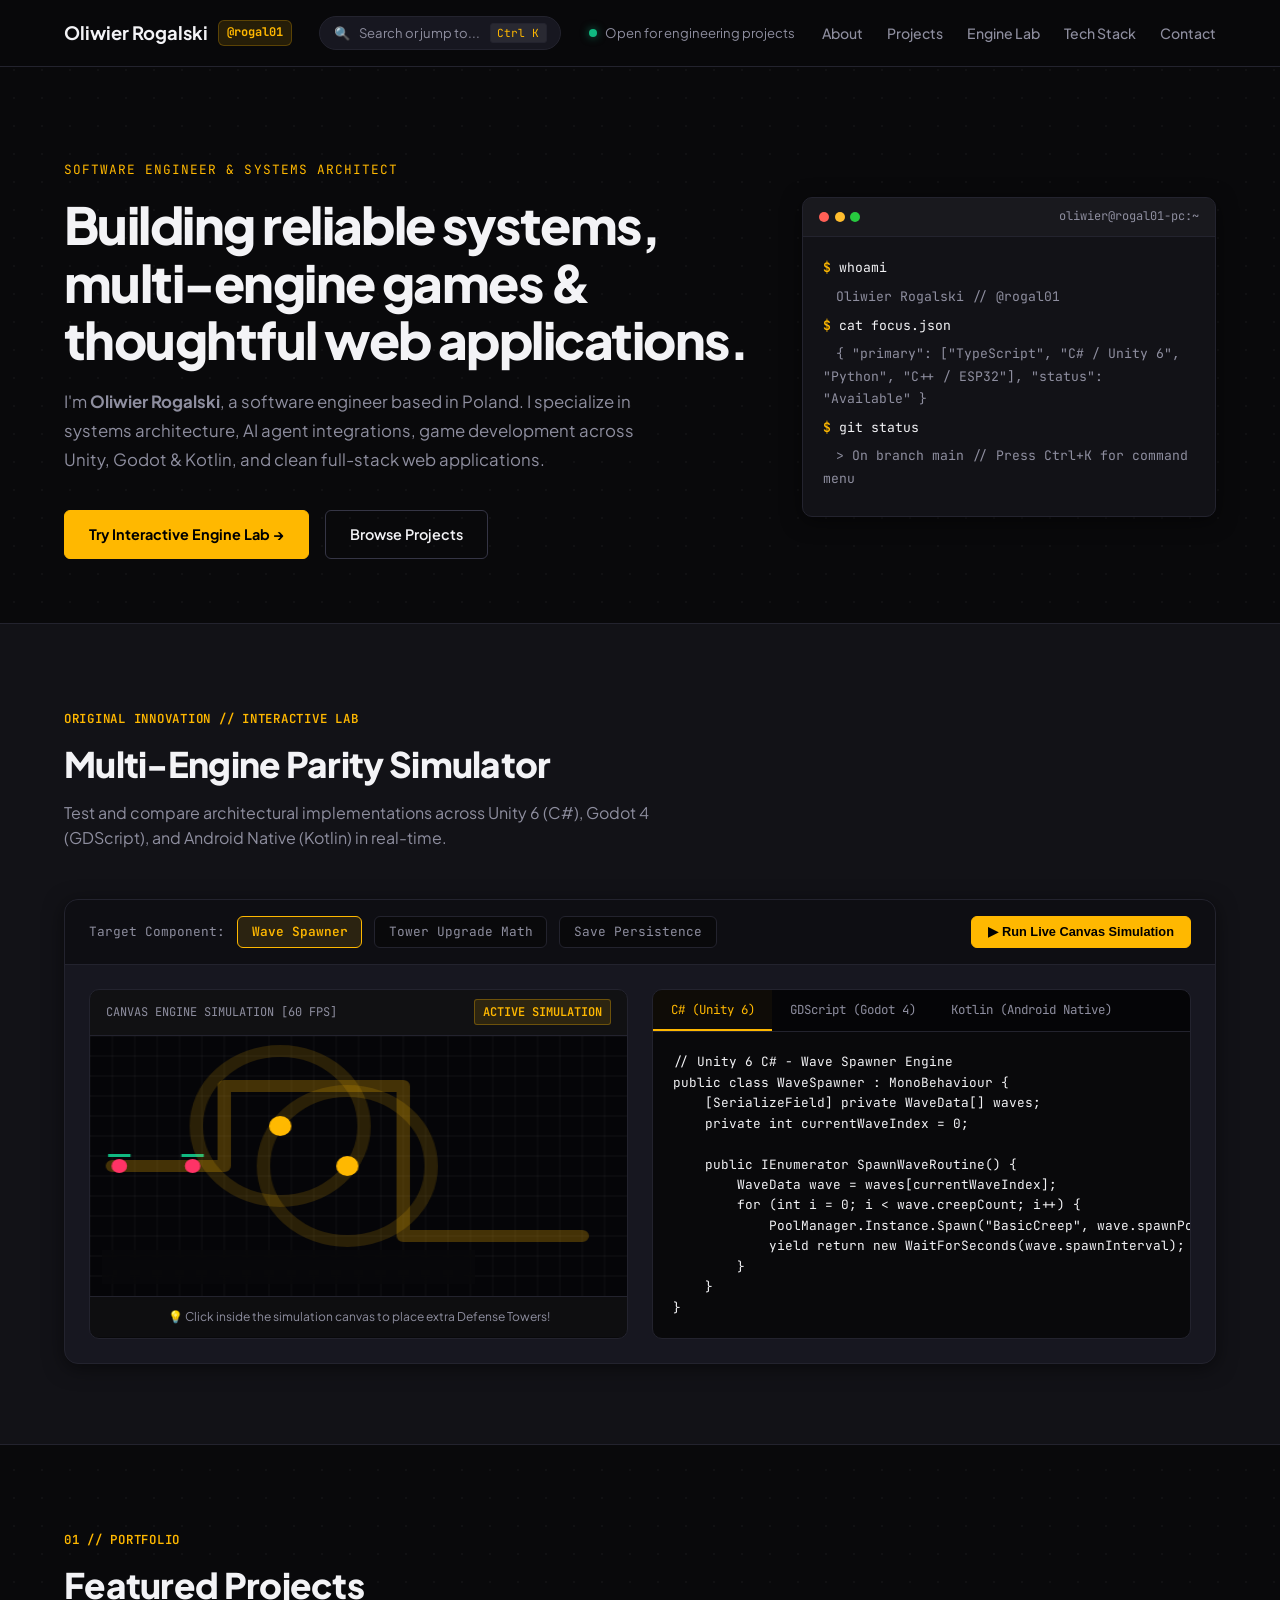
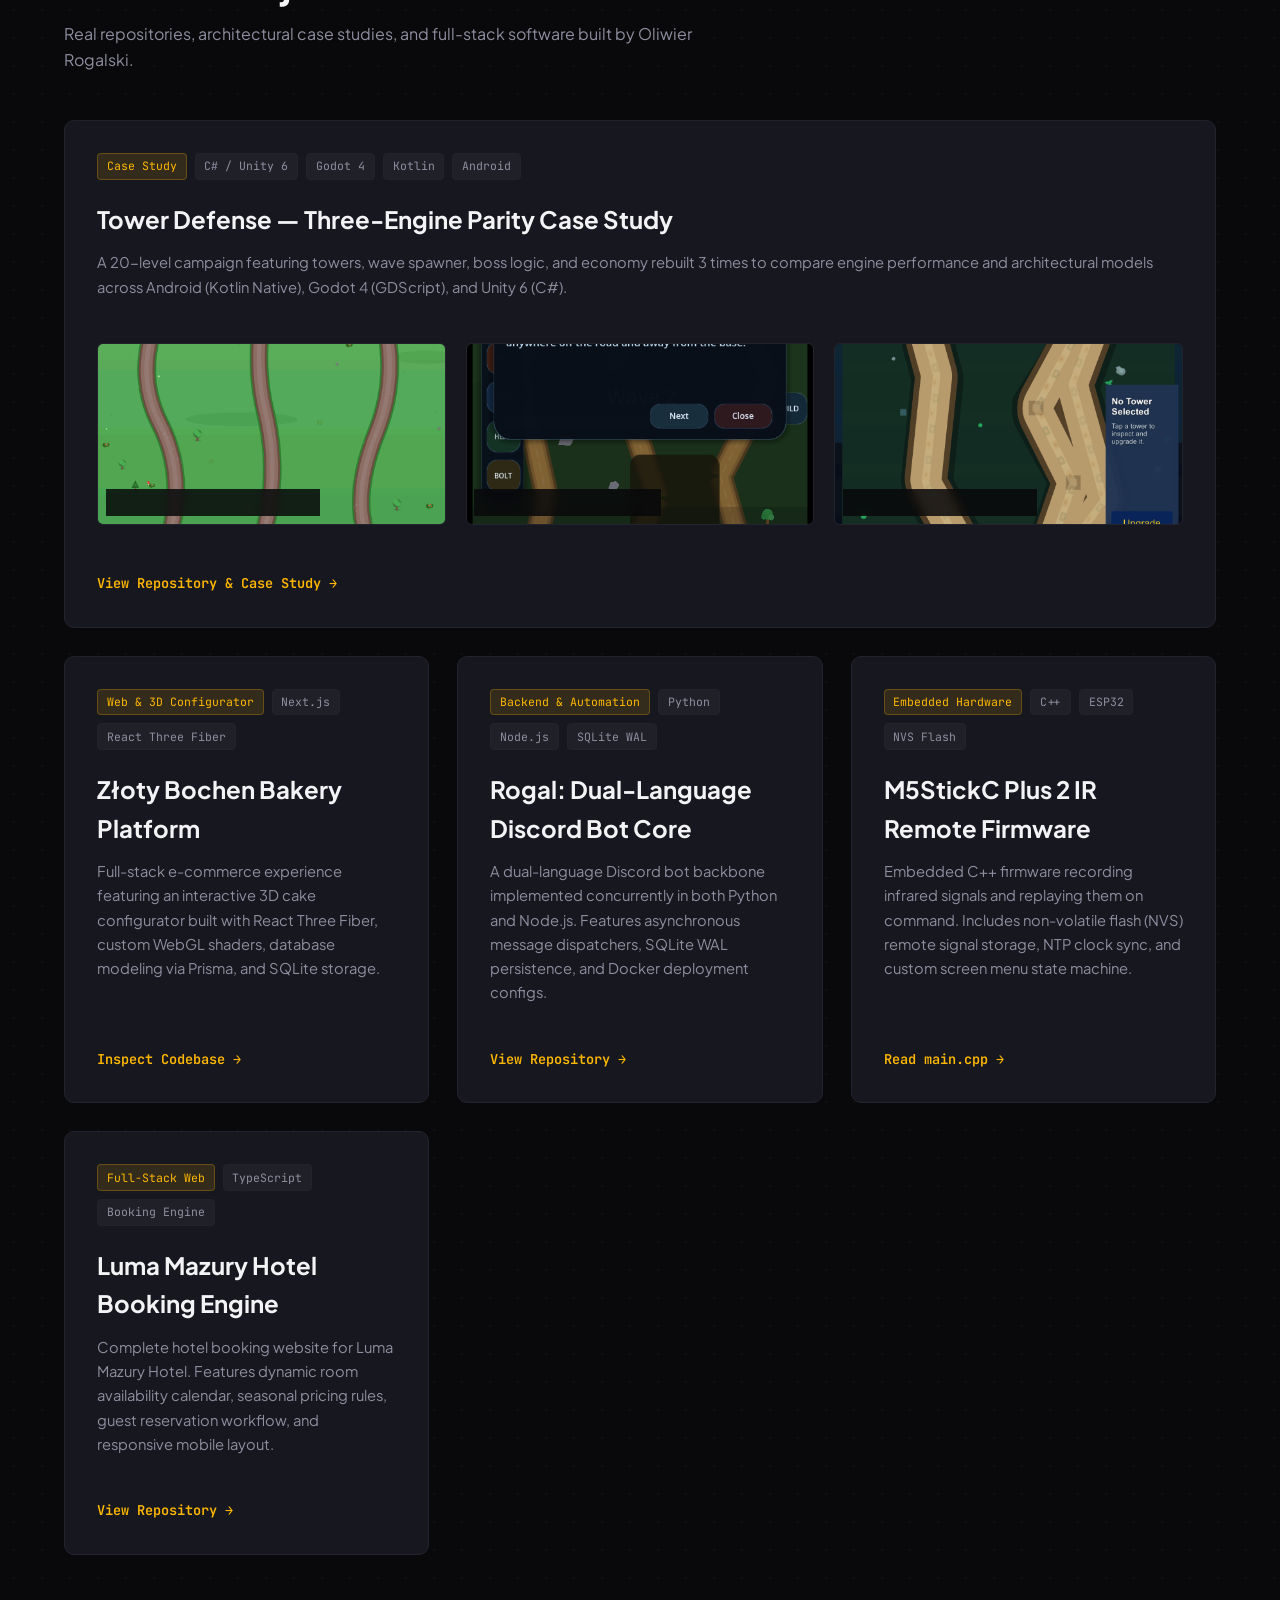
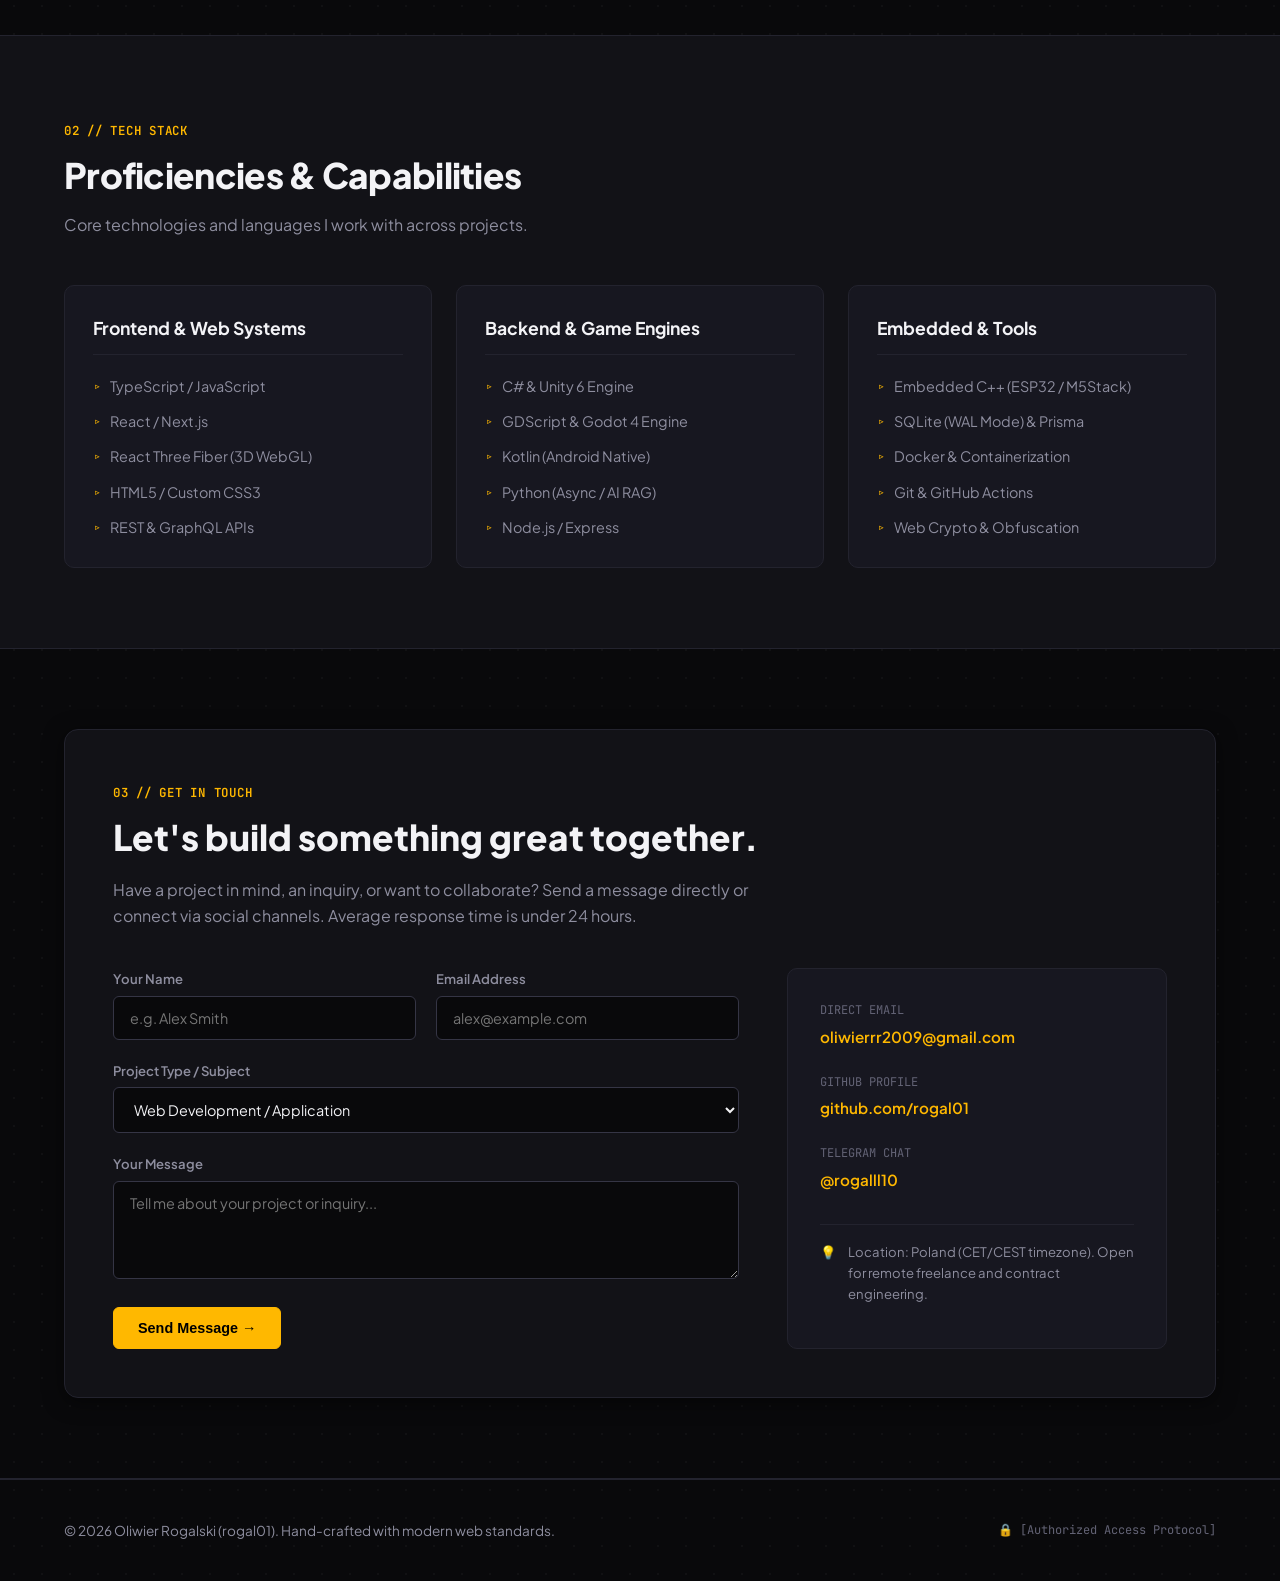
<file: index.html>
<!DOCTYPE html>
<html lang="en">
<head>
  <meta charset="UTF-8">
  <meta name="viewport" content="width=device-width, initial-scale=1.0">
  <title>Oliwier Rogalski — Personal Portfolio & Systems Engineer</title>
  <meta name="description" content="Personal developer portfolio of Oliwier Rogalski (rogal01) — Systems architecture, game development, AI engineering, and embedded systems.">
  <meta name="theme-color" content="#0a0a0d">

  <!-- Classy Typography -->
  <link rel="preconnect" href="https://fonts.googleapis.com">
  <link rel="preconnect" href="https://fonts.gstatic.com" crossorigin>
  <link href="https://fonts.googleapis.com/css2?family=Plus+Jakarta+Sans:wght@300;400;500;600;700;800&family=JetBrains+Mono:wght@400;500;600;700&display=swap" rel="stylesheet">

  <link rel="stylesheet" href="style.css">
</head>
<body>

  <!-- MAIN PUBLIC PORTFOLIO CONTAINER -->
  <div id="main-portfolio-view">

    <!-- Header Navigation -->
    <header class="navbar">
      <div class="container nav-inner">
        <a href="#" class="brand-logo">
          Oliwier Rogalski <span class="badge-dev">@rogal01</span>
        </a>

        <div class="nav-center-actions">
          <button class="cmd-palette-trigger" id="btn-open-cmd">
            <span class="cmd-icon">🔍</span>
            <span>Search or jump to...</span>
            <kbd class="kbd-shortcut">Ctrl K</kbd>
          </button>
        </div>

        <div class="nav-status">
          <span class="status-dot"></span>
          <span>Open for engineering projects</span>
        </div>

        <nav>
          <ul class="nav-links">
            <li><a href="#about">About</a></li>
            <li><a href="#projects">Projects</a></li>
            <li><a href="#engine-lab">Engine Lab</a></li>
            <li><a href="#skills">Tech Stack</a></li>
            <li><a href="#contact">Contact</a></li>
          </ul>
        </nav>
      </div>
    </header>

    <!-- Hero Section -->
    <section id="about" class="hero-section">
      <div class="container hero-grid">
        <div class="hero-text">
          <span class="hero-kicker">Software Engineer & Systems Architect</span>
          <h1 class="hero-headline">
            Building reliable systems, multi-engine games & thoughtful web applications.
          </h1>
          <p class="hero-bio">
            I'm <strong>Oliwier Rogalski</strong>, a software engineer based in Poland. I specialize in systems architecture, AI agent integrations, game development across Unity, Godot & Kotlin, and clean full-stack web applications.
          </p>
          <div class="hero-actions">
            <a href="#engine-lab" class="btn btn-primary">Try Interactive Engine Lab &rarr;</a>
            <a href="#projects" class="btn btn-outline">Browse Projects</a>
          </div>
        </div>

        <div class="hero-card">
          <div class="terminal-bar">
            <div class="terminal-buttons">
              <span class="btn-dot close"></span>
              <span class="btn-dot min"></span>
              <span class="btn-dot max"></span>
            </div>
            <span class="terminal-title">oliwier@rogal01-pc:~</span>
          </div>
          <div class="terminal-content">
            <div class="term-line"><span class="term-prompt">$</span> <span class="term-cmd">whoami</span></div>
            <div class="term-line"><span class="term-out">Oliwier Rogalski // @rogal01</span></div>
            <div class="term-line"><span class="term-prompt">$</span> <span class="term-cmd">cat focus.json</span></div>
            <div class="term-line"><span class="term-out">{ "primary": ["TypeScript", "C# / Unity 6", "Python", "C++ / ESP32"], "status": "Available" }</span></div>
            <div class="term-line"><span class="term-prompt">$</span> <span class="term-cmd">git status</span></div>
            <div class="term-line"><span class="term-out">> On branch main // Press Ctrl+K for command menu</span></div>
          </div>
        </div>
      </div>
    </section>

    <!-- ORIGINAL FEATURE: INTERACTIVE ENGINE PARITY SIMULATION LAB -->
    <section id="engine-lab" class="section bg-surface">
      <div class="container">
        <div class="section-title-wrap">
          <span class="section-badge">ORIGINAL INNOVATION // INTERACTIVE LAB</span>
          <h2 class="section-title">Multi-Engine Parity Simulator</h2>
          <p class="section-subtitle">Test and compare architectural implementations across Unity 6 (C#), Godot 4 (GDScript), and Android Native (Kotlin) in real-time.</p>
        </div>

        <div class="lab-card">
          <div class="lab-controls-bar">
            <div class="lab-system-selector">
              <span class="lab-label">Target Component:</span>
              <button class="lab-tab-btn active" data-system="spawner">Wave Spawner</button>
              <button class="lab-tab-btn" data-system="upgrade">Tower Upgrade Math</button>
              <button class="lab-tab-btn" data-system="save">Save Persistence</button>
            </div>
            <button class="btn btn-primary btn-sm" id="btn-run-simulation">
              ▶ Run Live Canvas Simulation
            </button>
          </div>

          <div class="lab-content-grid">

            <!-- Interactive Canvas Game Simulation Window -->
            <div class="lab-sim-window">
              <div class="sim-header">
                <span>CANVAS ENGINE SIMULATION [60 FPS]</span>
                <span class="sim-badge" id="sim-status-badge">READY</span>
              </div>
              <div class="sim-canvas-wrapper">
                <canvas id="sim-canvas" width="480" height="260"></canvas>
                <div class="sim-metrics-overlay">
                  <div class="metric"><span class="m-label">Entities:</span> <span id="m-entities">0</span></div>
                  <div class="metric"><span class="m-label">Creeps Destroyed:</span> <span id="m-score">0</span></div>
                  <div class="metric"><span class="m-label">Memory:</span> <span id="m-ram">14.2 MB</span></div>
                </div>
              </div>
              <div class="sim-instructions">
                💡 Click inside the simulation canvas to place extra Defense Towers!
              </div>
            </div>

            <!-- Code Comparison Tabs -->
            <div class="lab-code-viewer">
              <div class="code-tabs-header">
                <button class="code-tab active" data-lang="csharp">C# (Unity 6)</button>
                <button class="code-tab" data-lang="gdscript">GDScript (Godot 4)</button>
                <button class="code-tab" data-lang="kotlin">Kotlin (Android Native)</button>
              </div>
              <div class="code-body-wrapper">
                <pre class="code-display" id="code-output"><code>// Select a component above to inspect code architecture...</code></pre>
              </div>
            </div>

          </div>
        </div>
      </div>
    </section>

    <!-- Featured Projects Showcase with Screenshot Galleries -->
    <section id="projects" class="section">
      <div class="container">
        <div class="section-title-wrap">
          <span class="section-badge">01 // PORTFOLIO</span>
          <h2 class="section-title">Featured Projects</h2>
          <p class="section-subtitle">Real repositories, architectural case studies, and full-stack software built by Oliwier Rogalski.</p>
        </div>

        <div class="projects-grid">

          <!-- Project 1: Tower Defense Three-Engine Case Study (Hero Card with Real Images) -->
          <article class="project-card hero-project-card">
            <div class="project-header-tags">
              <span class="tag tag-gold">Case Study</span>
              <span class="tag">C# / Unity 6</span>
              <span class="tag">Godot 4</span>
              <span class="tag">Kotlin</span>
              <span class="tag">Android</span>
            </div>
            <h3 class="project-title">Tower Defense — Three-Engine Parity Case Study</h3>
            <p class="project-description">
              A 20-level campaign featuring towers, wave spawner, boss logic, and economy rebuilt 3 times to compare engine performance and architectural models across Android (Kotlin Native), Godot 4 (GDScript), and Unity 6 (C#).
            </p>

            <!-- Original Screenshot Gallery -->
            <div class="project-gallery">
              <div class="gallery-card">
                <img src="media/02-android-gameplay.png" alt="Android Kotlin Gameplay" class="gallery-image">
                <span class="gallery-tag">Android / Kotlin SurfaceView</span>
              </div>
              <div class="gallery-card">
                <img src="media/04-godot-gameplay.png" alt="Godot 4 Gameplay" class="gallery-image">
                <span class="gallery-tag">Godot 4 / GDScript Scene</span>
              </div>
              <div class="gallery-card">
                <img src="media/06-unity-gameplay.png" alt="Unity C# Gameplay" class="gallery-image">
                <span class="gallery-tag">Unity 6 / C# Architecture</span>
              </div>
            </div>

            <div class="project-footer">
              <a href="https://github.com/rogal01/tower-defense-case-study" target="_blank" rel="noopener" class="link-btn">
                View Repository & Case Study &rarr;
              </a>
            </div>
          </article>

          <!-- Project 2: Złoty Bochen Bakery -->
          <article class="project-card">
            <div class="project-header-tags">
              <span class="tag tag-gold">Web & 3D Configurator</span>
              <span class="tag">Next.js</span>
              <span class="tag">React Three Fiber</span>
            </div>
            <h3 class="project-title">Złoty Bochen Bakery Platform</h3>
            <p class="project-description">
              Full-stack e-commerce experience featuring an interactive 3D cake configurator built with React Three Fiber, custom WebGL shaders, database modeling via Prisma, and SQLite storage.
            </p>
            <div class="project-footer">
              <a href="https://github.com/rogal01/zloty-bochen-bakery" target="_blank" rel="noopener" class="link-btn">
                Inspect Codebase &rarr;
              </a>
            </div>
          </article>

          <!-- Project 3: Rogal Bot Core -->
          <article class="project-card">
            <div class="project-header-tags">
              <span class="tag tag-gold">Backend & Automation</span>
              <span class="tag">Python</span>
              <span class="tag">Node.js</span>
              <span class="tag">SQLite WAL</span>
            </div>
            <h3 class="project-title">Rogal: Dual-Language Discord Bot Core</h3>
            <p class="project-description">
              A dual-language Discord bot backbone implemented concurrently in both Python and Node.js. Features asynchronous message dispatchers, SQLite WAL persistence, and Docker deployment configs.
            </p>
            <div class="project-footer">
              <a href="https://github.com/rogal01/rogal" target="_blank" rel="noopener" class="link-btn">
                View Repository &rarr;
              </a>
            </div>
          </article>

          <!-- Project 4: M5StickC Plus 2 IR Remote -->
          <article class="project-card">
            <div class="project-header-tags">
              <span class="tag tag-gold">Embedded Hardware</span>
              <span class="tag">C++</span>
              <span class="tag">ESP32</span>
              <span class="tag">NVS Flash</span>
            </div>
            <h3 class="project-title">M5StickC Plus 2 IR Remote Firmware</h3>
            <p class="project-description">
              Embedded C++ firmware recording infrared signals and replaying them on command. Includes non-volatile flash (NVS) remote signal storage, NTP clock sync, and custom screen menu state machine.
            </p>
            <div class="project-footer">
              <a href="https://github.com/rogal01/m5stick-ir-project" target="_blank" rel="noopener" class="link-btn">
                Read main.cpp &rarr;
              </a>
            </div>
          </article>

          <!-- Project 5: Luma Mazury Hotel -->
          <article class="project-card">
            <div class="project-header-tags">
              <span class="tag tag-gold">Full-Stack Web</span>
              <span class="tag">TypeScript</span>
              <span class="tag">Booking Engine</span>
            </div>
            <h3 class="project-title">Luma Mazury Hotel Booking Engine</h3>
            <p class="project-description">
              Complete hotel booking website for Luma Mazury Hotel. Features dynamic room availability calendar, seasonal pricing rules, guest reservation workflow, and responsive mobile layout.
            </p>
            <div class="project-footer">
              <a href="https://github.com/rogal01/luma-mazury-hotel" target="_blank" rel="noopener" class="link-btn">
                View Repository &rarr;
              </a>
            </div>
          </article>

        </div>
      </div>
    </section>

    <!-- Technical Proficiency Matrix -->
    <section id="skills" class="section bg-surface">
      <div class="container">
        <div class="section-title-wrap">
          <span class="section-badge">02 // TECH STACK</span>
          <h2 class="section-title">Proficiencies & Capabilities</h2>
          <p class="section-subtitle">Core technologies and languages I work with across projects.</p>
        </div>

        <div class="skills-columns">
          <div class="skill-category-card">
            <h3 class="skill-cat-title">Frontend & Web Systems</h3>
            <ul class="skill-tags-list">
              <li>TypeScript / JavaScript</li>
              <li>React / Next.js</li>
              <li>React Three Fiber (3D WebGL)</li>
              <li>HTML5 / Custom CSS3</li>
              <li>REST & GraphQL APIs</li>
            </ul>
          </div>

          <div class="skill-category-card">
            <h3 class="skill-cat-title">Backend & Game Engines</h3>
            <ul class="skill-tags-list">
              <li>C# & Unity 6 Engine</li>
              <li>GDScript & Godot 4 Engine</li>
              <li>Kotlin (Android Native)</li>
              <li>Python (Async / AI RAG)</li>
              <li>Node.js / Express</li>
            </ul>
          </div>

          <div class="skill-category-card">
            <h3 class="skill-cat-title">Embedded & Tools</h3>
            <ul class="skill-tags-list">
              <li>Embedded C++ (ESP32 / M5Stack)</li>
              <li>SQLite (WAL Mode) & Prisma</li>
              <li>Docker & Containerization</li>
              <li>Git & GitHub Actions</li>
              <li>Web Crypto & Obfuscation</li>
            </ul>
          </div>
        </div>
      </div>
    </section>

    <!-- WORKING CONTACT SECTION -->
    <section id="contact" class="section">
      <div class="container">
        <div class="contact-card-wrapper">
          <div class="contact-header-text">
            <span class="section-badge">03 // GET IN TOUCH</span>
            <h2 class="contact-title">Let's build something great together.</h2>
            <p class="contact-subtitle">
              Have a project in mind, an inquiry, or want to collaborate? Send a message directly or connect via social channels. Average response time is under 24 hours.
            </p>
          </div>

          <div class="contact-grid">

            <!-- Interactive Message Form -->
            <form class="contact-form" id="portfolio-contact-form">
              <div class="form-row">
                <div class="form-group">
                  <label for="c-name" class="field-label">Your Name</label>
                  <input type="text" id="c-name" name="name" class="field-input" placeholder="e.g. Alex Smith" required>
                </div>
                <div class="form-group">
                  <label for="c-email" class="field-label">Email Address</label>
                  <input type="email" id="c-email" name="email" class="field-input" placeholder="alex@example.com" required>
                </div>
              </div>

              <div class="form-group">
                <label for="c-subject" class="field-label">Project Type / Subject</label>
                <select id="c-subject" name="subject" class="field-input field-select">
                  <option value="Web Development">Web Development / Application</option>
                  <option value="Game Architecture">Game Development (Unity/Godot)</option>
                  <option value="AI Integration">AI Integration / Bot Backbone</option>
                  <option value="General Inquiry">General Engineering Inquiry</option>
                </select>
              </div>

              <div class="form-group">
                <label for="c-message" class="field-label">Your Message</label>
                <textarea id="c-message" name="message" class="field-input field-textarea" rows="4" placeholder="Tell me about your project or inquiry..." required></textarea>
              </div>

              <div class="form-actions">
                <button type="submit" class="btn btn-primary" id="btn-submit-form">
                  Send Message &rarr;
                </button>
                <span class="form-status-msg" id="form-status"></span>
              </div>
            </form>

            <!-- Direct Contact Info & Links -->
            <div class="contact-direct-info">
              <div class="info-item">
                <span class="info-label">Direct Email</span>
                <a href="mailto:oliwierrr2009@gmail.com" class="info-value">oliwierrr2009@gmail.com</a>
              </div>

              <div class="info-item">
                <span class="info-label">GitHub Profile</span>
                <a href="https://github.com/rogal01" target="_blank" rel="noopener" class="info-value">github.com/rogal01</a>
              </div>

              <div class="info-item">
                <span class="info-label">Telegram Chat</span>
                <a href="https://t.me/rogalll10" target="_blank" rel="noopener" class="info-value">@rogalll10</a>
              </div>

              <div class="info-note">
                <span class="note-icon">💡</span>
                <p>Location: Poland (CET/CEST timezone). Open for remote freelance and contract engineering.</p>
              </div>
            </div>

          </div>
        </div>
      </div>
    </section>

    <!-- Classy Footer -->
    <footer class="footer">
      <div class="container footer-content">
        <p>&copy; 2026 Oliwier Rogalski (rogal01). Hand-crafted with modern web standards.</p>
        <div class="vault-access-hint" id="trigger-key-prompt">
          🔒 [Authorized Access Protocol]
        </div>
      </div>
    </footer>

  </div>

  <!-- RAYCAST / SPOTLIGHT COMMAND PALETTE MODAL (Ctrl + K) -->
  <div id="cmd-palette-backdrop" class="cmd-backdrop">
    <div class="cmd-modal">
      <div class="cmd-input-wrapper">
        <span class="cmd-input-icon">🔍</span>
        <input type="text" id="cmd-search-input" class="cmd-input" placeholder="Type a command or search..." autocomplete="off">
        <kbd class="cmd-esc">ESC</kbd>
      </div>
      <div class="cmd-results-list" id="cmd-results">
        <div class="cmd-item" data-action="goto-engine-lab">
          <span class="cmd-item-icon">🎮</span>
          <div class="cmd-item-text">
            <span class="title">Open Engine Parity Simulator</span>
            <span class="sub">Run live canvas game simulation & compare C#/GDScript/Kotlin code</span>
          </div>
        </div>
        <div class="cmd-item" data-action="goto-projects">
          <span class="cmd-item-icon">📁</span>
          <div class="cmd-item-text">
            <span class="title">View Featured Repositories</span>
            <span class="sub">Jump to Tower Defense, Złoty Bochen, Rogal Bot & M5Stick projects</span>
          </div>
        </div>
        <div class="cmd-item" data-action="goto-contact">
          <span class="cmd-item-icon">✉️</span>
          <div class="cmd-item-text">
            <span class="title">Contact Oliwier Rogalski</span>
            <span class="sub">Send a direct message or open Telegram chat</span>
          </div>
        </div>
        <div class="cmd-item" data-action="open-vault-key">
          <span class="cmd-item-icon">🔐</span>
          <div class="cmd-item-text">
            <span class="title">Unlock Stealth Rogal Vault</span>
            <span class="sub">Enter access key to view encrypted private projects</span>
          </div>
        </div>
      </div>
    </div>
  </div>

  <!-- ELEGANT VAULT UNLOCK MODAL -->
  <div id="glitch-canvas-overlay" class="vault-modal-backdrop">
    <div class="vault-modal">
      <div class="modal-status-tag">SECURITY KEY VERIFIED</div>
      <h3 class="modal-title">ACCESSING STEALTH VAULT</h3>
      <p class="modal-desc">Decrypting essential unofficial project payload into memory...</p>
      <div class="modal-countdown" id="glitch-timer">3</div>
    </div>
  </div>

  <!-- SECRET ROGAL VAULT SUB-SITE VIEW (DECRYPTED ON KEYPRESS) -->
  <div id="secret-vault-view">
    <div class="container">
      <div class="vault-top-bar">
        <a href="https://github.com/rogal01" target="_blank" rel="noopener" class="btn btn-outline">&larr; Return to Portfolio</a>
        <button id="btn-exit-vault" class="btn btn-outline">Exit Vault &times;</button>
      </div>

      <div class="vault-header">
        <span class="vault-status-badge">CLASSIFIED ACCESS LEVEL // GRANTED</span>
        <h1 class="vault-main-title">Rogal Stealth Vault</h1>
        <p class="vault-subtitle">Essential Unofficial Projects & Development Activity Ledger</p>
      </div>

      <!-- Decrypted Projects Container (Populated via vault.js ONLY upon hash verification) -->
      <div class="vault-projects-grid" id="vault-projects-container">
        <!-- Dynamically injected -->
      </div>
    </div>
  </div>

  <script src="vault.js"></script>
</body>
</html>
</file>
<file: style.css>
@import url('https://fonts.googleapis.com/css2?family=Plus+Jakarta+Sans:wght@300;400;500;600;700;800&family=JetBrains+Mono:wght@400;500;600;700&display=swap');

:root {
  --bg-dark: #09090b;
  --surface: #121217;
  --surface-card: #171720;
  --surface-card-hover: #1e1e29;
  --accent-gold: #FFB800;
  --accent-gold-soft: rgba(255, 184, 0, 0.12);
  --border-color: #23232e;
  --border-highlight: #353545;
  --text-main: #F3F3F6;
  --text-muted: #8E8E9F;
  --text-dim: #636375;
  --success-green: #10B981;

  --font-sans: 'Plus Jakarta Sans', sans-serif;
  --font-mono: 'JetBrains Mono', monospace;

  --shadow-sm: 0 2px 8px rgba(0, 0, 0, 0.4);
  --shadow-card: 0 4px 20px rgba(0, 0, 0, 0.5);
  --radius-sm: 6px;
  --radius-md: 10px;
  --radius-lg: 14px;
}

*, *::before, *::after {
  box-sizing: border-box;
  margin: 0;
  padding: 0;
}

html {
  scroll-behavior: smooth;
  background-color: var(--bg-dark);
  color: var(--text-main);
  font-family: var(--font-sans);
  overflow-x: hidden;
  -webkit-font-smoothing: antialiased;
}

body {
  min-height: 100vh;
  background-color: var(--bg-dark);
  background-image: radial-gradient(rgba(255, 255, 255, 0.03) 1px, transparent 1px);
  background-size: 28px 28px;
  line-height: 1.6;
}

/* Scrollbar */
::-webkit-scrollbar {
  width: 8px;
}
::-webkit-scrollbar-track {
  background: var(--bg-dark);
}
::-webkit-scrollbar-thumb {
  background: #2a2a38;
  border-radius: 4px;
}
::-webkit-scrollbar-thumb:hover {
  background: var(--accent-gold);
}

.container {
  width: 100%;
  max-width: 1200px;
  margin: 0 auto;
  padding: 0 1.5rem;
}

/* Navigation */
.navbar {
  position: sticky;
  top: 0;
  z-index: 100;
  background: rgba(9, 9, 11, 0.88);
  backdrop-filter: blur(16px);
  border-bottom: 1px solid var(--border-color);
  padding: 1rem 0;
}

.nav-inner {
  display: flex;
  justify-content: space-between;
  align-items: center;
}

.brand-logo {
  font-size: 1.15rem;
  font-weight: 700;
  color: var(--text-main);
  text-decoration: none;
  display: flex;
  align-items: center;
  gap: 0.6rem;
}

.badge-dev {
  font-family: var(--font-mono);
  font-size: 0.75rem;
  color: var(--accent-gold);
  background: var(--accent-gold-soft);
  padding: 0.15rem 0.5rem;
  border-radius: var(--radius-sm);
  border: 1px solid rgba(255, 184, 0, 0.25);
}

/* Command Palette Trigger in Nav */
.nav-center-actions {
  display: flex;
  align-items: center;
}

.cmd-palette-trigger {
  background: var(--surface-card);
  border: 1px solid var(--border-color);
  color: var(--text-muted);
  padding: 0.4rem 0.85rem;
  border-radius: 20px;
  font-size: 0.82rem;
  font-family: var(--font-sans);
  display: flex;
  align-items: center;
  gap: 0.6rem;
  cursor: pointer;
  transition: border-color 0.2s, color 0.2s, background 0.2s;
}

.cmd-palette-trigger:hover {
  border-color: var(--border-highlight);
  color: var(--text-main);
  background: var(--surface-card-hover);
}

.kbd-shortcut {
  font-family: var(--font-mono);
  font-size: 0.7rem;
  background: rgba(255, 255, 255, 0.08);
  border: 1px solid var(--border-color);
  padding: 0.1rem 0.4rem;
  border-radius: 3px;
  color: var(--accent-gold);
}

.nav-status {
  display: flex;
  align-items: center;
  gap: 0.5rem;
  font-size: 0.82rem;
  color: var(--text-muted);
}

.status-dot {
  width: 8px;
  height: 8px;
  background: var(--success-green);
  border-radius: 50%;
  box-shadow: 0 0 8px rgba(16, 185, 129, 0.6);
}

.nav-links {
  display: flex;
  gap: 1.5rem;
  list-style: none;
  font-size: 0.88rem;
  font-weight: 500;
}

.nav-links a {
  color: var(--text-muted);
  text-decoration: none;
  transition: color 0.2s;
}

.nav-links a:hover {
  color: var(--accent-gold);
}

/* Hero Section */
.hero-section {
  padding: 5.5rem 0 4rem;
  border-bottom: 1px solid var(--border-color);
}

.hero-grid {
  display: grid;
  grid-template-columns: 1.25fr 0.75fr;
  gap: 3rem;
  align-items: center;
}

.hero-kicker {
  display: inline-block;
  font-family: var(--font-mono);
  font-size: 0.8rem;
  color: var(--accent-gold);
  text-transform: uppercase;
  letter-spacing: 0.08em;
  margin-bottom: 1rem;
}

.hero-headline {
  font-size: 3.2rem;
  font-weight: 800;
  line-height: 1.12;
  letter-spacing: -0.03em;
  margin-bottom: 1.25rem;
}

.hero-bio {
  font-size: 1.05rem;
  color: var(--text-muted);
  line-height: 1.7;
  margin-bottom: 2.25rem;
  max-width: 600px;
}

.hero-actions {
  display: flex;
  gap: 1rem;
  flex-wrap: wrap;
}

/* Buttons */
.btn {
  display: inline-flex;
  align-items: center;
  justify-content: center;
  padding: 0.75rem 1.5rem;
  font-size: 0.9rem;
  font-weight: 600;
  text-decoration: none;
  border-radius: var(--radius-sm);
  transition: transform 0.2s, background 0.2s, border-color 0.2s, box-shadow 0.2s;
  cursor: pointer;
}

.btn-primary {
  background: var(--accent-gold);
  color: #000000;
  border: 1px solid var(--accent-gold);
  font-weight: 700;
}

.btn-primary:hover {
  transform: translateY(-2px);
  box-shadow: 0 4px 16px rgba(255, 184, 0, 0.3);
}

.btn-outline {
  background: transparent;
  color: var(--text-main);
  border: 1px solid var(--border-highlight);
}

.btn-outline:hover {
  border-color: var(--text-main);
  transform: translateY(-2px);
}

.btn-sm {
  padding: 0.45rem 1rem;
  font-size: 0.8rem;
}

/* Terminal Card */
.hero-card {
  background: var(--surface);
  border: 1px solid var(--border-color);
  border-radius: var(--radius-md);
  box-shadow: var(--shadow-card);
  overflow: hidden;
}

.terminal-bar {
  background: rgba(255, 255, 255, 0.03);
  border-bottom: 1px solid var(--border-color);
  padding: 0.6rem 1rem;
  display: flex;
  justify-content: space-between;
  align-items: center;
  font-family: var(--font-mono);
  font-size: 0.75rem;
  color: var(--text-muted);
}

.terminal-buttons {
  display: flex;
  gap: 0.35rem;
}

.btn-dot {
  width: 10px;
  height: 10px;
  border-radius: 50%;
}
.btn-dot.close { background: #FF5F56; }
.btn-dot.min { background: #FFBD2E; }
.btn-dot.max { background: #27C93F; }

.terminal-content {
  padding: 1.25rem;
  font-family: var(--font-mono);
  font-size: 0.82rem;
  line-height: 1.7;
}

.term-line {
  margin-bottom: 0.4rem;
}

.term-prompt {
  color: var(--accent-gold);
  font-weight: 600;
}

.term-cmd {
  color: var(--text-main);
}

.term-out {
  color: var(--text-muted);
  padding-left: 0.8rem;
}

/* Sections */
.section {
  padding: 5rem 0;
  border-bottom: 1px solid var(--border-color);
}

.bg-surface {
  background: var(--surface);
}

.section-title-wrap {
  margin-bottom: 3rem;
}

.section-badge {
  font-family: var(--font-mono);
  font-size: 0.78rem;
  color: var(--accent-gold);
  font-weight: 600;
  text-transform: uppercase;
  letter-spacing: 0.06em;
  display: inline-block;
  margin-bottom: 0.4rem;
}

.section-title {
  font-size: 2.2rem;
  font-weight: 800;
  letter-spacing: -0.02em;
  margin-bottom: 0.5rem;
}

.section-subtitle {
  color: var(--text-muted);
  font-size: 1rem;
  max-width: 650px;
}

/* ==========================================================================
   ORIGINAL INNOVATION: ENGINE PARITY SIMULATION LAB
   ========================================================================== */

.lab-card {
  background: var(--surface-card);
  border: 1px solid var(--border-color);
  border-radius: var(--radius-lg);
  box-shadow: var(--shadow-card);
  overflow: hidden;
}

.lab-controls-bar {
  background: rgba(0, 0, 0, 0.4);
  border-bottom: 1px solid var(--border-color);
  padding: 1rem 1.5rem;
  display: flex;
  justify-content: space-between;
  align-items: center;
  flex-wrap: wrap;
  gap: 1rem;
}

.lab-system-selector {
  display: flex;
  align-items: center;
  gap: 0.75rem;
  flex-wrap: wrap;
}

.lab-label {
  font-family: var(--font-mono);
  font-size: 0.8rem;
  color: var(--text-muted);
}

.lab-tab-btn {
  background: var(--bg-dark);
  border: 1px solid var(--border-color);
  color: var(--text-muted);
  font-family: var(--font-mono);
  font-size: 0.8rem;
  padding: 0.4rem 0.85rem;
  border-radius: var(--radius-sm);
  cursor: pointer;
  transition: all 0.2s;
}

.lab-tab-btn:hover {
  border-color: var(--border-highlight);
  color: var(--text-main);
}

.lab-tab-btn.active {
  background: var(--accent-gold-soft);
  border-color: var(--accent-gold);
  color: var(--accent-gold);
  font-weight: 600;
}

.lab-content-grid {
  display: grid;
  grid-template-columns: 1fr 1fr;
  gap: 1.5rem;
  padding: 1.5rem;
}

.lab-sim-window {
  background: var(--bg-dark);
  border: 1px solid var(--border-color);
  border-radius: var(--radius-md);
  overflow: hidden;
  display: flex;
  flex-direction: column;
}

.sim-header {
  background: rgba(255, 255, 255, 0.03);
  border-bottom: 1px solid var(--border-color);
  padding: 0.6rem 1rem;
  display: flex;
  justify-content: space-between;
  align-items: center;
  font-family: var(--font-mono);
  font-size: 0.75rem;
  color: var(--text-muted);
}

.sim-badge {
  background: var(--accent-gold-soft);
  color: var(--accent-gold);
  border: 1px solid rgba(255, 184, 0, 0.3);
  padding: 0.15rem 0.5rem;
  border-radius: 3px;
  font-weight: 600;
}

.sim-canvas-wrapper {
  position: relative;
  width: 100%;
  background: #050508;
}

#sim-canvas {
  width: 100%;
  height: 260px;
  display: block;
  cursor: crosshair;
}

.sim-metrics-overlay {
  position: absolute;
  bottom: 0.75rem;
  left: 0.75rem;
  background: rgba(9, 9, 11, 0.85);
  backdrop-filter: blur(6px);
  border: 1px solid var(--border-color);
  padding: 0.4rem 0.75rem;
  border-radius: 4px;
  font-family: var(--font-mono);
  font-size: 0.72rem;
  display: flex;
  gap: 1rem;
}

.metric .m-label {
  color: var(--text-dim);
}

.sim-instructions {
  padding: 0.65rem 1rem;
  background: rgba(255, 255, 255, 0.02);
  border-top: 1px solid var(--border-color);
  font-size: 0.75rem;
  color: var(--text-muted);
  text-align: center;
}

/* Code Comparison Viewer */
.lab-code-viewer {
  background: var(--bg-dark);
  border: 1px solid var(--border-color);
  border-radius: var(--radius-md);
  overflow: hidden;
  display: flex;
  flex-direction: column;
}

.code-tabs-header {
  display: flex;
  background: rgba(0, 0, 0, 0.4);
  border-bottom: 1px solid var(--border-color);
}

.code-tab {
  background: transparent;
  border: none;
  border-bottom: 2px solid transparent;
  color: var(--text-muted);
  font-family: var(--font-mono);
  font-size: 0.78rem;
  padding: 0.7rem 1.1rem;
  cursor: pointer;
  transition: all 0.2s;
}

.code-tab:hover {
  color: var(--text-main);
}

.code-tab.active {
  color: var(--accent-gold);
  border-bottom-color: var(--accent-gold);
  background: rgba(255, 184, 0, 0.04);
}

.code-body-wrapper {
  padding: 1.25rem;
  overflow-x: auto;
  flex-grow: 1;
}

.code-display {
  font-family: var(--font-mono);
  font-size: 0.8rem;
  line-height: 1.6;
  color: var(--text-main);
  white-space: pre;
}

/* Projects Grid */
.projects-grid {
  display: grid;
  grid-template-columns: repeat(auto-fit, minmax(340px, 1fr));
  gap: 1.75rem;
}

.hero-project-card {
  grid-column: 1 / -1;
}

.project-card {
  background: var(--surface-card);
  border: 1px solid var(--border-color);
  border-radius: var(--radius-md);
  padding: 2rem;
  display: flex;
  flex-direction: column;
  justify-content: space-between;
  transition: transform 0.2s, border-color 0.2s, box-shadow 0.2s;
}

.project-card:hover {
  border-color: var(--border-highlight);
  transform: translateY(-3px);
  box-shadow: var(--shadow-card);
}

.project-header-tags {
  display: flex;
  flex-wrap: wrap;
  gap: 0.5rem;
  margin-bottom: 1.25rem;
}

.tag {
  font-family: var(--font-mono);
  font-size: 0.72rem;
  background: rgba(255, 255, 255, 0.04);
  border: 1px solid var(--border-color);
  color: var(--text-muted);
  padding: 0.2rem 0.55rem;
  border-radius: 4px;
}

.tag-gold {
  color: var(--accent-gold);
  background: var(--accent-gold-soft);
  border-color: rgba(255, 184, 0, 0.25);
}

.project-title {
  font-size: 1.5rem;
  font-weight: 700;
  margin-bottom: 0.75rem;
  color: var(--text-main);
}

.project-description {
  color: var(--text-muted);
  font-size: 0.92rem;
  line-height: 1.65;
  margin-bottom: 1.5rem;
}

/* Restored Project Gallery */
.project-gallery {
  display: grid;
  grid-template-columns: repeat(auto-fit, minmax(260px, 1fr));
  gap: 1.25rem;
  margin: 1.25rem 0 1.75rem;
}

.gallery-card {
  background: rgba(0, 0, 0, 0.4);
  border: 1px solid var(--border-color);
  border-radius: var(--radius-sm);
  overflow: hidden;
  position: relative;
  transition: border-color 0.2s;
}

.gallery-card:hover {
  border-color: var(--accent-gold);
}

.gallery-image {
  width: 100%;
  height: 180px;
  object-fit: cover;
  display: block;
  transition: transform 0.3s;
}

.gallery-card:hover .gallery-image {
  transform: scale(1.03);
}

.gallery-tag {
  position: absolute;
  bottom: 0.5rem;
  left: 0.5rem;
  background: rgba(9, 9, 11, 0.85);
  backdrop-filter: blur(4px);
  color: var(--text-main);
  font-family: var(--font-mono);
  font-size: 0.7rem;
  padding: 0.2rem 0.5rem;
  border-radius: 3px;
  border: 1px solid var(--border-color);
}

.project-footer {
  margin-top: auto;
  padding-top: 1rem;
}

.link-btn {
  font-family: var(--font-mono);
  font-size: 0.85rem;
  font-weight: 600;
  color: var(--accent-gold);
  text-decoration: none;
  display: inline-flex;
  align-items: center;
  gap: 0.4rem;
}

.link-btn:hover {
  text-decoration: underline;
}

/* Skills Matrix */
.skills-columns {
  display: grid;
  grid-template-columns: repeat(auto-fit, minmax(300px, 1fr));
  gap: 1.5rem;
}

.skill-category-card {
  background: var(--surface-card);
  border: 1px solid var(--border-color);
  border-radius: var(--radius-md);
  padding: 1.75rem;
}

.skill-cat-title {
  font-size: 1.1rem;
  font-weight: 700;
  margin-bottom: 1.25rem;
  color: var(--text-main);
  border-bottom: 1px solid var(--border-color);
  padding-bottom: 0.75rem;
}

.skill-tags-list {
  list-style: none;
  display: flex;
  flex-direction: column;
  gap: 0.75rem;
}

.skill-tags-list li {
  font-size: 0.9rem;
  color: var(--text-muted);
  display: flex;
  align-items: center;
  gap: 0.5rem;
}

.skill-tags-list li::before {
  content: "▹";
  color: var(--accent-gold);
  font-family: var(--font-mono);
}

/* Contact Section */
.contact-card-wrapper {
  background: var(--surface);
  border: 1px solid var(--border-color);
  border-radius: var(--radius-lg);
  padding: 3rem;
  box-shadow: var(--shadow-card);
}

.contact-title {
  font-size: 2.2rem;
  font-weight: 800;
  margin-bottom: 0.75rem;
}

.contact-subtitle {
  color: var(--text-muted);
  font-size: 1rem;
  max-width: 680px;
  margin-bottom: 2.5rem;
}

.contact-grid {
  display: grid;
  grid-template-columns: 1.4fr 0.85fr;
  gap: 3rem;
}

.contact-form {
  display: flex;
  flex-direction: column;
  gap: 1.25rem;
}

.form-row {
  display: grid;
  grid-template-columns: 1fr 1fr;
  gap: 1.25rem;
}

.form-group {
  display: flex;
  flex-direction: column;
  gap: 0.4rem;
}

.field-label {
  font-size: 0.82rem;
  font-weight: 600;
  color: var(--text-muted);
}

.field-input {
  background: var(--bg-dark);
  border: 1px solid var(--border-highlight);
  color: var(--text-main);
  font-family: var(--font-sans);
  font-size: 0.9rem;
  padding: 0.75rem 1rem;
  border-radius: var(--radius-sm);
  outline: none;
  transition: border-color 0.2s, box-shadow 0.2s;
}

.field-input:focus {
  border-color: var(--accent-gold);
  box-shadow: 0 0 0 3px rgba(255, 184, 0, 0.15);
}

.field-select {
  cursor: pointer;
}

.field-textarea {
  resize: vertical;
}

.form-actions {
  display: flex;
  align-items: center;
  gap: 1.25rem;
  margin-top: 0.5rem;
}

.form-status-msg {
  font-size: 0.85rem;
  color: var(--success-green);
  font-family: var(--font-mono);
}

.contact-direct-info {
  display: flex;
  flex-direction: column;
  gap: 1.5rem;
  background: var(--surface-card);
  border: 1px solid var(--border-color);
  padding: 2rem;
  border-radius: var(--radius-md);
}

.info-item {
  display: flex;
  flex-direction: column;
  gap: 0.25rem;
}

.info-label {
  font-family: var(--font-mono);
  font-size: 0.75rem;
  color: var(--text-dim);
  text-transform: uppercase;
}

.info-value {
  color: var(--accent-gold);
  font-weight: 600;
  font-size: 0.95rem;
  text-decoration: none;
}

.info-value:hover {
  text-decoration: underline;
}

.info-note {
  display: flex;
  gap: 0.75rem;
  margin-top: 0.5rem;
  padding-top: 1rem;
  border-top: 1px solid var(--border-color);
  font-size: 0.82rem;
  color: var(--text-muted);
}

/* Footer */
.footer {
  padding: 2.5rem 0;
  border-top: 1px solid var(--border-color);
  font-size: 0.85rem;
  color: var(--text-muted);
}

.footer-content {
  display: flex;
  justify-content: space-between;
  align-items: center;
}

.vault-access-hint {
  font-family: var(--font-mono);
  font-size: 0.75rem;
  color: var(--text-dim);
  cursor: pointer;
  user-select: none;
}

.vault-access-hint:hover {
  color: var(--accent-gold);
}

/* ==========================================================================
   SPOTLIGHT COMMAND PALETTE STYLING (Ctrl + K)
   ========================================================================== */

.cmd-backdrop {
  position: fixed;
  top: 0;
  left: 0;
  width: 100vw;
  height: 100vh;
  background: rgba(0, 0, 0, 0.75);
  backdrop-filter: blur(8px);
  z-index: 10000;
  display: none;
  justify-content: center;
  align-items: flex-start;
  padding-top: 10vh;
}

.cmd-modal {
  background: var(--surface);
  border: 1px solid var(--border-highlight);
  box-shadow: 0 20px 60px rgba(0, 0, 0, 0.8);
  border-radius: var(--radius-lg);
  width: 90%;
  max-width: 600px;
  overflow: hidden;
}

.cmd-input-wrapper {
  display: flex;
  align-items: center;
  padding: 1rem 1.25rem;
  border-bottom: 1px solid var(--border-color);
  gap: 0.75rem;
}

.cmd-input-icon {
  font-size: 1.1rem;
}

.cmd-input {
  flex-grow: 1;
  background: transparent;
  border: none;
  color: var(--text-main);
  font-family: var(--font-sans);
  font-size: 1.05rem;
  outline: none;
}

.cmd-esc {
  font-family: var(--font-mono);
  font-size: 0.7rem;
  color: var(--text-dim);
  background: rgba(255, 255, 255, 0.05);
  border: 1px solid var(--border-color);
  padding: 0.15rem 0.4rem;
  border-radius: 3px;
}

.cmd-results-list {
  padding: 0.75rem;
  max-height: 340px;
  overflow-y: auto;
}

.cmd-item {
  display: flex;
  align-items: center;
  gap: 1rem;
  padding: 0.85rem 1rem;
  border-radius: var(--radius-md);
  cursor: pointer;
  transition: background 0.15s;
}

.cmd-item:hover {
  background: var(--surface-card-hover);
}

.cmd-item-icon {
  font-size: 1.2rem;
}

.cmd-item-text {
  display: flex;
  flex-direction: column;
}

.cmd-item-text .title {
  font-size: 0.95rem;
  font-weight: 600;
  color: var(--text-main);
}

.cmd-item-text .sub {
  font-size: 0.78rem;
  color: var(--text-muted);
}

/* Vault Unlock Modal */
.vault-modal-backdrop {
  position: fixed;
  top: 0;
  left: 0;
  width: 100vw;
  height: 100vh;
  background: rgba(9, 9, 11, 0.92);
  backdrop-filter: blur(12px);
  z-index: 10000;
  display: none;
  justify-content: center;
  align-items: center;
}

.vault-modal {
  background: var(--surface);
  border: 1px solid var(--accent-gold);
  box-shadow: 0 10px 40px rgba(0, 0, 0, 0.8);
  padding: 2.5rem;
  border-radius: var(--radius-lg);
  text-align: center;
  max-width: 480px;
  width: 90%;
}

.modal-status-tag {
  font-family: var(--font-mono);
  font-size: 0.75rem;
  color: var(--accent-gold);
  background: var(--accent-gold-soft);
  display: inline-block;
  padding: 0.25rem 0.75rem;
  border-radius: 20px;
  margin-bottom: 1rem;
}

.modal-title {
  font-size: 1.8rem;
  font-weight: 800;
  margin-bottom: 0.5rem;
}

.modal-desc {
  color: var(--text-muted);
  font-size: 0.9rem;
  margin-bottom: 1.5rem;
}

.modal-countdown {
  font-size: 3rem;
  font-weight: 800;
  font-family: var(--font-mono);
  color: var(--accent-gold);
}

/* Secret Vault View */
#secret-vault-view {
  display: none;
  min-height: 100vh;
  padding: 4rem 0;
}

.vault-top-bar {
  display: flex;
  justify-content: space-between;
  margin-bottom: 2rem;
}

.vault-header {
  margin-bottom: 3rem;
}

.vault-status-badge {
  font-family: var(--font-mono);
  font-size: 0.78rem;
  color: #ef4444;
  background: rgba(239, 68, 68, 0.12);
  border: 1px solid rgba(239, 68, 68, 0.3);
  padding: 0.25rem 0.75rem;
  border-radius: var(--radius-sm);
  display: inline-block;
  margin-bottom: 1rem;
}

.vault-main-title {
  font-size: 2.8rem;
  font-weight: 800;
  color: var(--accent-gold);
  margin-bottom: 0.5rem;
}

.vault-subtitle {
  color: var(--text-muted);
  font-size: 1rem;
}

.vault-projects-grid {
  display: grid;
  grid-template-columns: repeat(auto-fit, minmax(420px, 1fr));
  gap: 2rem;
}

.vault-project-card {
  background: var(--surface-card);
  border: 1px solid var(--accent-gold);
  box-shadow: 0 4px 20px rgba(255, 184, 0, 0.1);
  padding: 2rem;
  border-radius: var(--radius-md);
  display: flex;
  flex-direction: column;
  justify-content: space-between;
}

.vault-card-type {
  font-family: var(--font-mono);
  font-size: 0.75rem;
  color: var(--accent-gold);
  margin-bottom: 0.75rem;
}

.vault-card-title {
  font-size: 1.8rem;
  font-weight: 800;
  margin-bottom: 0.75rem;
}

.vault-card-desc {
  color: var(--text-muted);
  font-size: 0.92rem;
  line-height: 1.65;
  margin-bottom: 1.5rem;
}

.vault-blueprint {
  background: rgba(0, 0, 0, 0.5);
  border: 1px solid var(--border-color);
  padding: 1rem;
  font-family: var(--font-mono);
  font-size: 0.78rem;
  color: var(--success-green);
  border-radius: var(--radius-sm);
  margin-bottom: 1.5rem;
}

/* Responsive */
@media (max-width: 900px) {
  .hero-grid {
    grid-template-columns: 1fr;
    gap: 2rem;
  }
  .lab-content-grid {
    grid-template-columns: 1fr;
  }
  .contact-grid {
    grid-template-columns: 1fr;
  }
  .form-row {
    grid-template-columns: 1fr;
  }
  .hero-headline {
    font-size: 2.5rem;
  }
}
</file>
